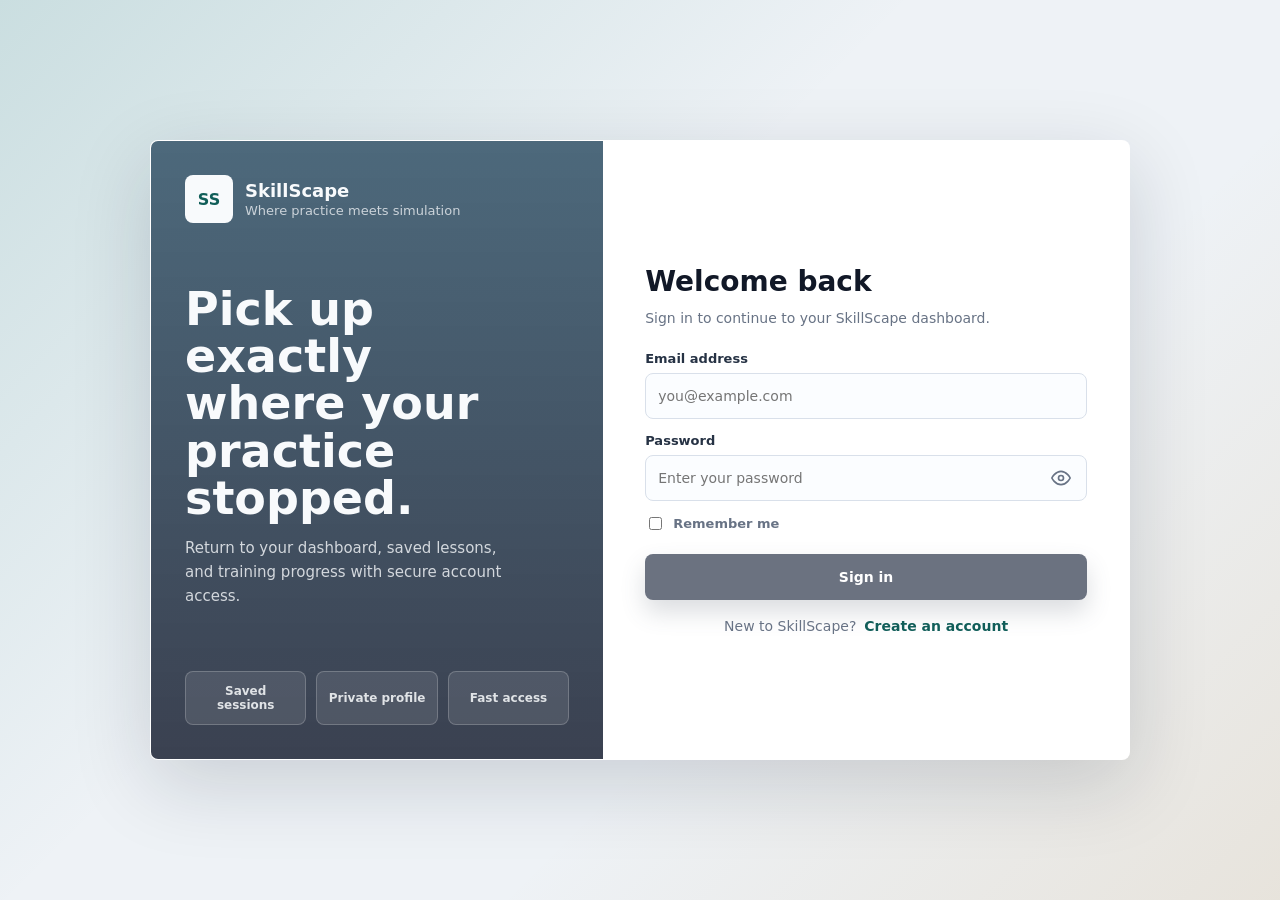
<file: frontend/catalog.html>
<!DOCTYPE html>
<html lang="en">
<head>
  <meta charset="UTF-8" />
  <meta name="viewport" content="width=device-width, initial-scale=1.0" />
  <title>Course Catalog — SkillScape</title>
  <link rel="preconnect" href="https://fonts.googleapis.com" />
  <link rel="preconnect" href="https://fonts.gstatic.com" crossorigin />
  <link href="https://fonts.googleapis.com/css2?family=Inter:wght@400;500;600;700&family=Space+Grotesk:wght@500;600;700&display=swap" rel="stylesheet" />
  <link rel="stylesheet" href="app.css" />
</head>
<body>
  <div class="app-shell">

    <aside class="sidebar" id="sidebar">
      <div class="sidebar-brand">
        <div class="brand-mark">SS</div>
        <div class="brand-copy">
          <strong>SkillScape</strong>
          <span>Where practice meets simulation</span>
        </div>
      </div>
      <nav class="sidebar-nav">
        <div class="nav-section">Learn</div>
        <a class="nav-link" href="dashboard.html">
          <svg viewBox="0 0 24 24" fill="none" stroke="currentColor" stroke-width="2" stroke-linecap="round" stroke-linejoin="round"><rect x="3" y="3" width="7" height="9"/><rect x="14" y="3" width="7" height="5"/><rect x="14" y="12" width="7" height="9"/><rect x="3" y="16" width="7" height="5"/></svg>
          Overview
        </a>
        <a class="nav-link active" href="catalog.html">
          <svg viewBox="0 0 24 24" fill="none" stroke="currentColor" stroke-width="2" stroke-linecap="round" stroke-linejoin="round"><path d="M4 19.5A2.5 2.5 0 0 1 6.5 17H20"/><path d="M6.5 2H20v20H6.5A2.5 2.5 0 0 1 4 19.5v-15A2.5 2.5 0 0 1 6.5 2z"/></svg>
          Courses
        </a>
        <a class="nav-link" href="dashboard.html#skilltree">
          <svg viewBox="0 0 24 24" fill="none" stroke="currentColor" stroke-width="2" stroke-linecap="round" stroke-linejoin="round"><path d="M12 19V5"/><path d="M5 12l7-7 7 7"/><path d="M5 19h14"/></svg>
          Skill Path
        </a>
        <div class="nav-section">Practice</div>
        <a class="nav-link" href="#simulations">
          <svg viewBox="0 0 24 24" fill="none" stroke="currentColor" stroke-width="2" stroke-linecap="round" stroke-linejoin="round"><rect x="2" y="3" width="20" height="14" rx="2"/><path d="M8 21h8M12 17v4"/></svg>
          Simulations
        </a>
        <a class="nav-link" href="dashboard.html#assessment">
          <svg viewBox="0 0 24 24" fill="none" stroke="currentColor" stroke-width="2" stroke-linecap="round" stroke-linejoin="round"><path d="M22 11.08V12a10 10 0 1 1-5.93-9.14"/><polyline points="22 4 12 14.01 9 11.01"/></svg>
          Assessments
        </a>
        <div class="nav-section">Account</div>
        <a class="nav-link" href="certificates.html">
          <svg viewBox="0 0 24 24" fill="none" stroke="currentColor" stroke-width="2" stroke-linecap="round" stroke-linejoin="round"><circle cx="12" cy="8" r="6"/><path d="M15.48 12.52 17 22l-5-3-5 3 1.52-9.48"/></svg>
          Certificates
        </a>
        <a class="nav-link" href="dashboard.html#achievements">
          <svg viewBox="0 0 24 24" fill="none" stroke="currentColor" stroke-width="2" stroke-linecap="round" stroke-linejoin="round"><circle cx="12" cy="8" r="6"/><path d="M15.48 12.52 17 22l-5-3-5 3 1.52-9.48"/></svg>
          Achievements
        </a>
        <a class="nav-link" href="dashboard.html#settings">
          <svg viewBox="0 0 24 24" fill="none" stroke="currentColor" stroke-width="2" stroke-linecap="round" stroke-linejoin="round"><circle cx="12" cy="12" r="3"/><path d="M19.4 15a1.65 1.65 0 0 0 .33 1.82l.06.06a2 2 0 0 1 0 2.83 2 2 0 0 1-2.83 0l-.06-.06a1.65 1.65 0 0 0-1.82-.33 1.65 1.65 0 0 0-1 1.51V21a2 2 0 0 1-2 2 2 2 0 0 1-2-2v-.09A1.65 1.65 0 0 0 9 19.4a1.65 1.65 0 0 0-1.82.33l-.06.06a2 2 0 0 1-2.83 0 2 2 0 0 1 0-2.83l.06-.06a1.65 1.65 0 0 0 .33-1.82 1.65 1.65 0 0 0-1.51-1H3a2 2 0 0 1-2-2 2 2 0 0 1 2-2h.09A1.65 1.65 0 0 0 4.6 9a1.65 1.65 0 0 0-.33-1.82l-.06-.06a2 2 0 0 1 0-2.83 2 2 0 0 1 2.83 0l.06.06a1.65 1.65 0 0 0 1.82.33H9a1.65 1.65 0 0 0 1-1.51V3a2 2 0 0 1 2-2 2 2 0 0 1 2 2v.09a1.65 1.65 0 0 0 1 1.51 1.65 1.65 0 0 0 1.82-.33l.06-.06a2 2 0 0 1 2.83 0 2 2 0 0 1 0 2.83l-.06.06a1.65 1.65 0 0 0-.33 1.82V9a1.65 1.65 0 0 0 1.51 1H21a2 2 0 0 1 2 2 2 2 0 0 1-2 2h-.09a1.65 1.65 0 0 0-1.51 1z"/></svg>
          Settings
        </a>
      </nav>
      <div class="sidebar-footer">
        <div class="sidebar-user">
          <div class="avatar" id="userAvatar">?</div>
          <div class="user-meta">
            <strong id="userName">Loading…</strong>
            <span id="userEmail">—</span>
          </div>
        </div>
      </div>
    </aside>

    <div class="main-area">
      <header class="topbar">
        <div style="display:flex;align-items:center;gap:12px">
          <button class="icon-btn menu-toggle" id="menuToggle" aria-label="Toggle menu">
            <svg viewBox="0 0 24 24" fill="none" stroke="currentColor" stroke-width="2" stroke-linecap="round"><line x1="3" y1="6" x2="21" y2="6"/><line x1="3" y1="12" x2="21" y2="12"/><line x1="3" y1="18" x2="21" y2="18"/></svg>
          </button>
          <span class="topbar-title">Course Catalog</span>
        </div>
        <div class="topbar-actions">
          <button class="icon-btn" id="themeToggle" aria-label="Toggle theme">
            <svg viewBox="0 0 24 24" fill="none" stroke="currentColor" stroke-width="2" stroke-linecap="round" stroke-linejoin="round"><circle cx="12" cy="12" r="5"/><path d="M12 1v2M12 21v2M4.22 4.22l1.42 1.42M18.36 18.36l1.42 1.42M1 12h2M21 12h2M4.22 19.78l1.42-1.42M18.36 5.64l1.42-1.42"/></svg>
          </button>
          <button class="icon-btn" id="notifBtn" aria-label="Notifications">
            <svg viewBox="0 0 24 24" fill="none" stroke="currentColor" stroke-width="2" stroke-linecap="round" stroke-linejoin="round"><path d="M18 8A6 6 0 0 0 6 8c0 7-3 9-3 9h18s-3-2-3-9"/><path d="M13.73 21a2 2 0 0 1-3.46 0"/></svg>
          </button>
          <button class="icon-btn" id="signout" aria-label="Sign out">
            <svg viewBox="0 0 24 24" fill="none" stroke="currentColor" stroke-width="2" stroke-linecap="round" stroke-linejoin="round"><path d="M9 21H5a2 2 0 0 1-2-2V5a2 2 0 0 1 2-2h4"/><polyline points="16 17 21 12 16 7"/><line x1="21" y1="12" x2="9" y2="12"/></svg>
          </button>
        </div>
      </header>

      <main class="content">
        <div class="catalog-hero">
          <h1>Explore the SkillScape catalog</h1>
          <p>Interactive 3D simulations across electrical work, carpentry, culinary arts, AI, plumbing, and robotics. Learn by doing — safely.</p>
        </div>

        <div class="search-bar">
          <input type="text" id="searchInput" class="search-input" placeholder="Search courses… (e.g. wiring, dovetail, oven, model)" />
        </div>

        <div class="cat-filter" id="catFilter">
          <button class="cat-btn active" data-cat="all">All</button>
          <button class="cat-btn" data-cat="electrical">Electrical</button>
          <button class="cat-btn" data-cat="carpentry">Carpentry</button>
          <button class="cat-btn" data-cat="culinary">Culinary</button>
          <button class="cat-btn" data-cat="ai">AI</button>
          <button class="cat-btn" data-cat="plumbing">Plumbing</button>
          <button class="cat-btn" data-cat="robotics">Robotics</button>
        </div>

        <div id="simulations" style="border-top:1px solid var(--border);padding-top:4px">
          <div class="section-row" style="margin-top:22px">
            <h2 id="gridTitle">All courses</h2>
            <span class="badge info" id="resultCount">6 courses</span>
          </div>
          <div class="course-grid" id="courseGrid"></div>
          <div class="empty-state" id="emptyState" style="display:none">
            <svg viewBox="0 0 24 24" fill="none" stroke="currentColor" stroke-width="1.5"><circle cx="11" cy="11" r="8"/><path d="m21 21-4.35-4.35"/></svg>
            <p>No courses match your search. Try different keywords.</p>
          </div>
        </div>
      </main>
    </div>
  </div>

  <div class="toast-wrap" id="toastWrap"></div>

  <script>
    const COURSES = [
      { title: 'Electrical Wiring Fundamentals', cat: 'electrical', level: 'Intermediate', desc: 'Wire outlets, switches, and read schematics safely in a 3D house.', icon: 'bolt', grad: 'gradient-electric', lessons: 12, hours: 8.5, sim: true },
      { title: 'Multimeter Mastery', cat: 'electrical', level: 'Beginner', desc: 'Measure voltage, current, and resistance with confidence.', icon: 'gauge', grad: 'gradient-electric', lessons: 6, hours: 3.2, sim: true },
      { title: 'Circuit Breaker Panel', cat: 'electrical', level: 'Advanced', desc: 'Diagnose and repair a live panel — safely and to code.', icon: 'panel', grad: 'gradient-electric', lessons: 10, hours: 6.8, sim: true },

      { title: 'Cabinet Joinery Basics', cat: 'carpentry', level: 'Beginner', desc: 'Master dovetail and mortise-and-tenon joints in VR woodshop.', icon: 'tool', grad: 'gradient-carpentry', lessons: 12, hours: 9.0, sim: true },
      { title: 'Power Tool Safety', cat: 'carpentry', level: 'Beginner', desc: 'Saw, drill, and sand with professional-grade technique.', icon: 'saw', grad: 'gradient-carpentry', lessons: 5, hours: 2.4, sim: true },
      { title: 'Furniture Finishing', cat: 'carpentry', level: 'Intermediate', desc: 'Sanding, staining, and sealing for a flawless finish.', icon: 'brush', grad: 'gradient-carpentry', lessons: 8, hours: 4.6, sim: true },

      { title: 'Baking Foundations', cat: 'culinary', level: 'Beginner', desc: 'Breads, pastries, and precise temperature control.', icon: 'chef', grad: 'gradient-culinary', lessons: 10, hours: 7.2, sim: true },
      { title: 'Knife Skills Lab', cat: 'culinary', level: 'Beginner', desc: 'Chop, julienne, and chiffonade like a professional.', icon: 'knife', grad: 'gradient-culinary', lessons: 4, hours: 1.9, sim: true },
      { title: 'Bakery Oven Ops', cat: 'culinary', level: 'Intermediate', desc: 'Professional oven handling, scaling, and timing.', icon: 'oven', grad: 'gradient-culinary', lessons: 9, hours: 5.1, sim: true },

      { title: 'Intro to Machine Learning', cat: 'ai', level: 'Beginner', desc: 'Train your first model and understand the AI pipeline.', icon: 'brain', grad: 'gradient-ai', lessons: 9, hours: 6.5, sim: true },
      { title: 'AI Agents & Planning', cat: 'ai', level: 'Advanced', desc: 'Build planning agents that reason about real-world tasks.', icon: 'robot', grad: 'gradient-ai', lessons: 12, hours: 8.9, sim: true },
      { title: 'Prompt Engineering', cat: 'ai', level: 'Beginner', desc: 'Craft effective prompts and evaluate model outputs.', icon: 'chat', grad: 'gradient-ai', lessons: 6, hours: 2.8, sim: true },

      { title: 'Plumbing Pipefitting', cat: 'plumbing', level: 'Intermediate', desc: 'Solder, thread, and fit copper and PEX pipe systems.', icon: 'pipe', grad: 'gradient-plumbing', lessons: 11, hours: 7.9, sim: true },
      { title: 'Fixture Installation', cat: 'plumbing', level: 'Beginner', desc: 'Install faucets, toilets, and drains correctly.', icon: 'faucet', grad: 'gradient-plumbing', lessons: 7, hours: 3.6, sim: true },

      { title: 'Robotics Assembly', cat: 'robotics', level: 'Intermediate', desc: 'Wire servos, sensors, and motor controllers in 3D.', icon: 'gear', grad: 'gradient-robotics', lessons: 10, hours: 6.9, sim: true },
      { title: 'Embedded Control Basics', cat: 'robotics', level: 'Beginner', desc: 'Program microcontrollers to respond to the world.', icon: 'chip', grad: 'gradient-robotics', lessons: 8, hours: 4.4, sim: true },
    ];

    const ICONS = {
      bolt: '<polygon points="13 2 3 14 12 14 11 22 21 10 12 10 13 2"/>',
      gauge: '<path d="M12 15l3.5-3.5"/><path d="M20.3 18a10 10 0 1 0-16.6 0"/><circle cx="12" cy="15" r="1"/>',
      panel: '<rect x="2" y="2" width="20" height="20" rx="2"/><path d="M8 2v20M16 2v20M2 8h20M2 16h20"/>',
      tool: '<path d="M14.7 6.3a1 1 0 0 0 0 1.4l1.6 1.6a1 1 0 0 0 1.4 0l3.77-3.77a6 6 0 0 1-7.94 7.94l-6.91 6.91a2.12 2.12 0 0 1-3-3l6.91-6.91a6 6 0 0 1 7.94-7.94l-3.76 3.76z"/>',
      saw: '<circle cx="6" cy="6" r="3"/><path d="M8.12 8.12 12 12M20 4l-5.5 13-3.5-2-2 4-2-3"/>',
      brush: '<path d="m9.06 11.9 8.07-8.06a2.85 2.85 0 1 1 4.03 4.03l-8.06 8.08"/><path d="M7.07 14.94c-1.66 0-3 1.35-3 3.02 0 1.33-2.5 1.52-2 2.02 1.08 1.1 2.49 2.02 4 2.02 2.2 0 4-1.8 4-4.04a3.01 3.01 0 0 0-3-3.02z"/>',
      chef: '<path d="M6 13.87A4 4 0 0 1 7.41 6a5.11 5.11 0 0 1 1.05-1.54 5 5 0 0 1 7.08 0A5.11 5.11 0 0 1 16.59 6 4 4 0 0 1 18 13.87V21H6z"/><line x1="6" y1="17" x2="18" y2="17"/>',
      knife: '<path d="m5 11 11-11 7 7-11 11-4-4z"/><path d="M8 16.5 5 19.5a2 2 0 0 1-3 0H2l7-7"/>',
      oven: '<path d="M2 12h20"/><path d="M2 12v6a2 2 0 0 0 2 2h16a2 2 0 0 0 2-2v-6"/><path d="M5 5h14a1 1 0 0 1 1 1v2a3 3 0 0 1-3 3H7a3 3 0 0 1-3-3V6a1 1 0 0 1 1-1z"/><circle cx="9" cy="17" r="1"/><circle cx="15" cy="17" r="1"/>',
      brain: '<circle cx="5" cy="5" r="2"/><circle cx="19" cy="6" r="2"/><circle cx="5" cy="18" r="2"/><circle cx="19" cy="18" r="2"/><path d="M7 11h10M7 13l7 4M17 11l-7 4M7 13a4 4 0 0 1 0-2M17 13a4 4 0 0 1 0-2"/>',
      robot: '<rect x="4" y="8" width="16" height="10" rx="2"/><path d="M12 8V4"/><circle cx="12" cy="3" r="1"/><circle cx="9" cy="13" r="1"/><circle cx="15" cy="13" r="1"/><path d="M2 12v3M22 12v3"/>',
      chat: '<path d="M21 15a2 2 0 0 1-2 2H7l-4 4V5a2 2 0 0 1 2-2h14a2 2 0 0 1 2 2z"/>',
      pipe: '<path d="M4 14a8 8 0 0 1 16 0"/><path d="M12 22a4 4 0 1 0 0-8 4 4 0 0 0 0 8z"/><path d="M4 14h16"/>',
      faucet: '<path d="M14 4h6v6"/><path d="m4 18 10-10"/><path d="M18 20v-6"/><path d="M18 14a2 2 0 1 1 4 0c0 2-2 3-2 3"/>',
      gear: '<circle cx="12" cy="12" r="3"/><path d="M19.4 15a1.65 1.65 0 0 0 .33 1.82l.06.06a2 2 0 0 1 0 2.83 2 2 0 0 1-2.83 0l-.06-.06a1.65 1.65 0 0 0-1.82-.33 1.65 1.65 0 0 0-1 1.51V21a2 2 0 0 1-2 2 2 2 0 0 1-2-2v-.09A1.65 1.65 0 0 0 9 19.4a1.65 1.65 0 0 0-1.82.33l-.06.06a2 2 0 0 1-2.83 0 2 2 0 0 1 0-2.83l.06-.06a1.65 1.65 0 0 0 .33-1.82 1.65 1.65 0 0 0-1.51-1H3a2 2 0 0 1-2-2 2 2 0 0 1 2-2h.09A1.65 1.65 0 0 0 4.6 9a1.65 1.65 0 0 0-.33-1.82l-.06-.06a2 2 0 0 1 0-2.83 2 2 0 0 1 2.83 0l.06.06a1.65 1.65 0 0 0 1.82.33H9a1.65 1.65 0 0 0 1-1.51V3a2 2 0 0 1 2-2 2 2 0 0 1 2 2v.09a1.65 1.65 0 0 0 1 1.51 1.65 1.65 0 0 0 1.82-.33l.06-.06a2 2 0 0 1 2.83 0 2 2 0 0 1 0 2.83l-.06.06a1.65 1.65 0 0 0-.33 1.82V9a1.65 1.65 0 0 0 1.51 1H21a2 2 0 0 1 2 2 2 2 0 0 1-2 2h-.09a1.65 1.65 0 0 0-1.51 1z"/>',
      chip: '<rect x="5" y="5" width="14" height="14" rx="1"/><rect x="9" y="9" width="6" height="6"/><path d="M2 10h2M2 14h2M20 10h2M20 14h2M10 2v2M14 2v2M10 20v2M14 20v2"/>',
    };

    const grid = document.getElementById('courseGrid');
    const empty = document.getElementById('emptyState');
    const title = document.getElementById('gridTitle');
    const count = document.getElementById('resultCount');
    const search = document.getElementById('searchInput');
    const catBtns = document.querySelectorAll('.cat-btn');
    const BACKEND = 'http://127.0.0.1:8084';

    // map static courses to backend project ids (seed order = insert order)
    COURSES.forEach((c, i) => { c.id = i + 1; });

    let activeCat = 'all';
    let query = '';

    function cardHtml(c) {
      return `
      <div class="course-card" data-cat="${c.cat}" data-title="${c.title.toLowerCase()}" data-desc="${c.desc.toLowerCase()}" data-id="${c.id}">
        <div class="course-card-inner">
          <div class="course-thumb ${c.grad}">
            <span class="course-level">${c.level}</span>
            ${c.sim ? '<span class="course-launch" title="Launch interactive simulation">▶ 3D</span>' : '<span class="course-progress-ring">Soon</span>'}
            <div class="course-icon"><svg viewBox="0 0 24 24" fill="none" stroke="currentColor" stroke-width="1.4" stroke-linecap="round" stroke-linejoin="round">${ICONS[c.icon]}</svg></div>
          </div>
          <div class="course-body">
            <h4>${c.title}</h4>
            <p>${c.desc}</p>
            <div class="course-meta">
              <span><span class="dot online"></span>${c.lessons} lessons</span>
              <span>${c.hours}h · ${c.cat}</span>
            </div>
          </div>
        </div>
      </div>`;
    }

    function render() {
      const q = query.trim().toLowerCase();
      const filtered = COURSES.filter((c) => {
        const catOk = activeCat === 'all' || c.cat === activeCat;
        const qOk = !q || c.title.toLowerCase().includes(q) || c.desc.toLowerCase().includes(q) || c.cat.includes(q);
        return catOk && qOk;
      });
      grid.innerHTML = filtered.map(cardHtml).join('');
      empty.style.display = filtered.length ? 'none' : 'block';
      count.textContent = `${filtered.length} ${filtered.length === 1 ? 'course' : 'courses'}`;
      title.textContent = q || activeCat !== 'all'
        ? `${activeCat === 'all' ? 'Search results' : activeCat[0].toUpperCase() + activeCat.slice(1)} courses`
        : 'All courses';
    }

    search.addEventListener('input', () => { query = search.value; render(); });
    catBtns.forEach((btn) => btn.addEventListener('click', () => {
      catBtns.forEach((b) => b.classList.remove('active'));
      btn.classList.add('active');
      activeCat = btn.dataset.cat;
      render();
    }));

    grid.addEventListener('click', async (e) => {
      const card = e.target.closest('.course-card');
      if (!card) return;
      const id = card.dataset.id;
      const title = card.dataset.title;
      const isSimCourse = COURSES.some((c) => c.id === Number(id) && c.sim);
      if (!isSimCourse) return;

      // Try to enroll (auth-optional in demo: enroll if a token exists)
      const token = localStorage.getItem('skillscape-token');
      if (token) {
        try {
          await fetch(`${BACKEND}/projects/${id}/enroll`, {
            method: 'POST',
            headers: { Authorization: `Bearer ${token}` },
          });
        } catch (err) { /* backend offline — launch anyway */ }
      }
      const simCat = COURSES.find((c) => c.id === Number(id))?.cat || 'electrical';
      const q = [];
      if (simCat !== 'electrical') q.push(`type=${simCat}`);
      q.push(`course=${encodeURIComponent(title)}`);
      q.push(`project=${id}`);
      const page = simCat === 'electrical' ? 'simulation.html' : 'workshop.html';
      window.location.href = `${page}?${q.join('&')}`;
    });

    // Handle assessment result from simulation
    const params = new URLSearchParams(window.location.search);
    const result = params.get('result');
    if (result) {
      try {
        const r = JSON.parse(result);
        const wrap = document.getElementById('toastWrap');
        if (wrap) {
          const toast = document.createElement('div');
          toast.className = 'toast success';
          toast.textContent = `Simulation complete — score ${r.score}, grade ${r.grade}.`;
          wrap.appendChild(toast);
          setTimeout(() => toast.remove(), 5000);
        }
        history.replaceState({}, '', 'catalog.html');
      } catch (e) {}
    }

    render();
  </script>
  <script src="app.js"></script>
</body>
</html>
</file>
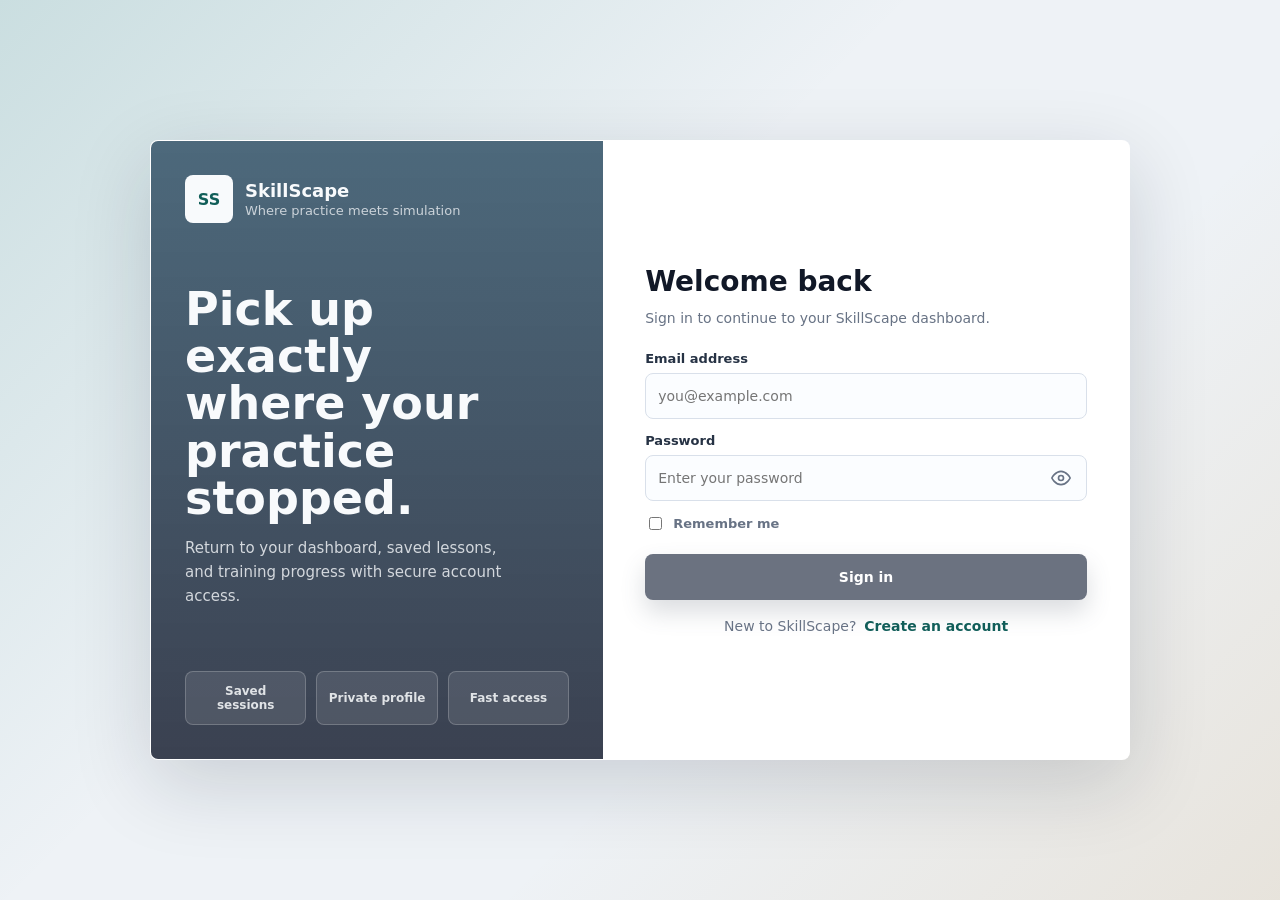
<file: frontend/certificates.html>
<!DOCTYPE html>
<html lang="en">
<head>
  <meta charset="UTF-8" />
  <meta name="viewport" content="width=device-width, initial-scale=1.0" />
  <title>Certificates — SkillScape</title>
  <link rel="preconnect" href="https://fonts.googleapis.com" />
  <link rel="preconnect" href="https://fonts.gstatic.com" crossorigin />
  <link href="https://fonts.googleapis.com/css2?family=Inter:wght@400;500;600;700&family=Space+Grotesk:wght@500;600;700&family=Playfair+Display:wght@600&display=swap" rel="stylesheet" />
  <link rel="stylesheet" href="app.css" />
  <style>
    .cert-grid { display: grid; grid-template-columns: repeat(auto-fill, minmax(380px, 1fr)); gap: 24px; }
    .cert {
      background: #fff; border: 1px solid var(--border); border-radius: var(--radius-lg);
      overflow: hidden; box-shadow: var(--shadow-sm); position: relative;
      transition: transform 0.2s ease, box-shadow 0.2s ease;
      perspective: 1000px;
    }
    .cert:hover { transform: translateY(-4px); box-shadow: var(--shadow-lg); }
    .cert-inner { padding: 28px; transform-style: preserve-3d; }
    .cert::before {
      content: ''; position: absolute; inset: 0;
      padding: 18px; border-radius: var(--radius-lg);
      background: linear-gradient(135deg, rgba(15,118,110,0.5), rgba(6,182,212,0.5));
      -webkit-mask: linear-gradient(#fff 0 0) content-box, linear-gradient(#fff 0 0);
      -webkit-mask-composite: xor; mask-composite: exclude;
      pointer-events: none;
    }
    .cert-icon { width: 56px; height: 56px; border-radius: 50%; background: linear-gradient(135deg, var(--primary), var(--cyan)); display: grid; place-items: center; color: #fff; margin-bottom: 14px; box-shadow: var(--shadow-brand); }
    .cert-icon svg { width: 30px; height: 30px; }
    .cert h2 { font-size: 1.25rem; margin-bottom: 4px; }
    .cert .cert-meta { font-family: 'Playfair Display', serif; font-size: 1rem; color: var(--text-muted); margin-bottom: 14px; }
    .cert .awarded { font-size: 0.75rem; color: var(--text-muted); margin-bottom: 18px; }
    .cert .awarded strong { color: var(--text); font-weight: 700; }
    .cert-footer { display: flex; justify-content: space-between; align-items: center; border-top: 1px solid var(--border); padding-top: 14px; }
    .cert-footer .seal { font-family: var(--font-display); font-size: 0.68rem; letter-spacing: 0.08em; color: var(--primary); text-transform: uppercase; display: flex; align-items: center; gap: 6px; }
    .cert-footer .verify { font-size: 0.7rem; color: var(--text-muted); }
    body[data-theme="dark"] .cert { background: var(--bg-card); }
    body[data-theme="dark"] .cert .awarded strong { color: var(--text); }
    .cert-actions { display: flex; gap: 10px; margin-top: 12px; }
  </style>
</head>
<body>
  <div class="app-shell">
    <aside class="sidebar" id="sidebar">
      <div class="sidebar-brand">
        <div class="brand-mark">SS</div>
        <div class="brand-copy">
          <strong>SkillScape</strong>
          <span>Where practice meets simulation</span>
        </div>
      </div>
      <nav class="sidebar-nav">
        <div class="nav-section">Learn</div>
        <a class="nav-link" href="dashboard.html">
          <svg viewBox="0 0 24 24" fill="none" stroke="currentColor" stroke-width="2"><rect x="3" y="3" width="7" height="9"/><rect x="14" y="3" width="7" height="5"/><rect x="14" y="12" width="7" height="9"/><rect x="3" y="16" width="7" height="5"/></svg>
          Overview
        </a>
        <a class="nav-link" href="catalog.html">
          <svg viewBox="0 0 24 24" fill="none" stroke="currentColor" stroke-width="2"><path d="M4 19.5A2.5 2.5 0 0 1 6.5 17H20"/><path d="M6.5 2H20v20H6.5A2.5 2.5 0 0 1 4 19.5v-15A2.5 2.5 0 0 1 6.5 2z"/></svg>
          Courses
        </a>
        <a class="nav-link" href="skillpath.html">
          <svg viewBox="0 0 24 24" fill="none" stroke="currentColor" stroke-width="2"><path d="M12 19V5"/><path d="M5 12l7-7 7 7"/><path d="M5 19h14"/></svg>
          Skill Path
        </a>
        <div class="nav-section">Practice</div>
        <a class="nav-link" href="simulation.html">
          <svg viewBox="0 0 24 24" fill="none" stroke="currentColor" stroke-width="2"><rect x="2" y="3" width="20" height="14" rx="2"/><path d="M8 21h8M12 17v4"/></svg>
          Simulations
        </a>
        <a class="nav-link" href="dashboard.html#assessment">
          <svg viewBox="0 0 24 24" fill="none" stroke="currentColor" stroke-width="2"><path d="M22 11.08V12a10 10 0 1 1-5.93-9.14"/><polyline points="22 4 12 14.01 9 11.01"/></svg>
          Assessments
        </a>
        <div class="nav-section">Account</div>
        <a class="nav-link active" href="certificates.html">
          <svg viewBox="0 0 24 24" fill="none" stroke="currentColor" stroke-width="2"><circle cx="12" cy="8" r="6"/><path d="M15.48 12.52 17 22l-5-3-5 3 1.52-9.48"/></svg>
          Certificates
        </a>
        <a class="nav-link" href="dashboard.html#settings">
          <svg viewBox="0 0 24 24" fill="none" stroke="currentColor" stroke-width="2"><circle cx="12" cy="12" r="3"/><path d="M19.4 15a1.65 1.65 0 0 0 .33 1.82l.06.06a2 2 0 0 1 0 2.83 2 2 0 0 1-2.83 0l-.06-.06a1.65 1.65 0 0 0-1.82-.33 1.65 1.65 0 0 0-1 1.51V21a2 2 0 0 1-2 2 2 2 0 0 1-2-2v-.09A1.65 1.65 0 0 0 9 19.4a1.65 1.65 0 0 0-1.82.33l-.06.06a2 2 0 0 1-2.83 0 2 2 0 0 1 0-2.83l.06-.06a1.65 1.65 0 0 0 .33-1.82 1.65 1.65 0 0 0-1.51-1H3a2 2 0 0 1-2-2 2 2 0 0 1 2-2h.09A1.65 1.65 0 0 0 4.6 9a1.65 1.65 0 0 0-.33-1.82l-.06-.06a2 2 0 0 1 0-2.83 2 2 0 0 1 2.83 0l.06.06a1.65 1.65 0 0 0 1.82.33H9a1.65 1.65 0 0 0 1-1.51V3a2 2 0 0 1 2-2 2 2 0 0 1 2 2v.09a1.65 1.65 0 0 0 1 1.51 1.65 1.65 0 0 0 1.82-.33l.06-.06a2 2 0 0 1 2.83 0 2 2 0 0 1 0 2.83l-.06.06a1.65 1.65 0 0 0-.33 1.82V9a1.65 1.65 0 0 0 1.51 1H21a2 2 0 0 1 2 2 2 2 0 0 1-2 2h-.09a1.65 1.65 0 0 0-1.51 1z"/></svg>
          Settings
        </a>
      </nav>
      <div class="sidebar-footer">
        <div class="sidebar-user">
          <div class="avatar" id="userAvatar">?</div>
          <div class="user-meta">
            <strong id="userName">Loading…</strong>
            <span id="userEmail">—</span>
          </div>
        </div>
      </div>
    </aside>

    <div class="main-area">
      <header class="topbar">
        <div style="display:flex;align-items:center;gap:12px">
          <button class="icon-btn menu-toggle" id="menuToggle" aria-label="Toggle menu">
            <svg viewBox="0 0 24 24" fill="none" stroke="currentColor" stroke-width="2"><line x1="3" y1="6" x2="21" y2="6"/><line x1="3" y1="12" x2="21" y2="12"/><line x1="3" y1="18" x2="21" y2="18"/></svg>
          </button>
          <span class="topbar-title">Certificates</span>
        </div>
        <div class="topbar-actions">
          <button class="icon-btn" id="themeToggle" aria-label="Toggle theme">
            <svg viewBox="0 0 24 24" fill="none" stroke="currentColor" stroke-width="2" stroke-linecap="round" stroke-linejoin="round"><circle cx="12" cy="12" r="5"/><path d="M12 1v2M12 21v2M4.22 4.22l1.42 1.42M18.36 18.36l1.42 1.42M1 12h2M21 12h2M4.22 19.78l1.42-1.42M18.36 5.64l1.42-1.42"/></svg>
          </button>
          <button class="icon-btn" id="notifBtn" aria-label="Notifications">
            <svg viewBox="0 0 24 24" fill="none" stroke="currentColor" stroke-width="2"><path d="M18 8A6 6 0 0 0 6 8c0 7-3 9-3 9h18s-3-2-3-9"/><path d="M13.73 21a2 2 0 0 1-3.46 0"/></svg>
          </button>
          <button class="icon-btn" id="signout" aria-label="Sign out">
            <svg viewBox="0 0 24 24" fill="none" stroke="currentColor" stroke-width="2"><path d="M9 21H5a2 2 0 0 1-2-2V5a2 2 0 0 1 2-2h4"/><polyline points="16 17 21 12 16 7"/><line x1="21" y1="12" x2="9" y2="12"/></svg>
          </button>
        </div>
      </header>

      <main class="content">
        <div class="section-row">
          <div>
            <h2>Your certificates</h2>
            <p style="color:var(--text-muted);font-size:0.9rem">Verified achievements from completed simulations and assessments.</p>
          </div>
        </div>
        <div class="cert-grid" id="certGrid"></div>
      </main>
    </div>
  </div>

  <div class="toast-wrap" id="toastWrap"></div>

  <script>
    const BACKEND = 'http://127.0.0.1:8084';
    const grid = document.getElementById('certGrid');
    const user = (function(){ try { return JSON.parse(localStorage.getItem('skillscape-user')||'null'); } catch(e){ return null; } })();
    const fullName = (user && (user.name || user.email)) || 'SkillScape Learner';

    function certHtml(e) {
      const p = e.project || {};
      const title = p.title || ('SkillScape course #' + e.project_id);
      const score = e.score ?? 'Pass';
      const meta = `Practical simulation · Score ${typeof score === 'number' ? score + '%' : score}`;
      let date = 'Recently completed';
      if (e.completed_at) {
        const d = new Date(e.completed_at.includes('Z') ? e.completed_at : e.completed_at + 'Z');
        date = d.toLocaleDateString(undefined, { month: 'long', year: 'numeric' });
      }
      const icon = p.icon === 'bolt' ? '⚡' : p.icon === 'brain' ? '🧠' : p.category === 'culinary' ? '🍳' : p.category === 'carpentry' ? '🪚' : p.category === 'plumbing' ? '🔧' : p.category === 'robotics' ? '🤖' : '🎓';
      const code = ('SS-' + String(p.category || 'skill').replace(/[^a-z0-9]+/gi,'-').slice(0,12) + '-' + Math.random().toString(36).slice(2,8)).toUpperCase();
      return `
      <div class="cert">
        <div class="cert-inner">
          <div class="cert-icon">${icon}</div>
          <h2>${title}</h2>
          <div class="cert-meta">${meta}</div>
          <div class="awarded">This certifies that <strong>${fullName}</strong> completed this SkillScape course and demonstrated the required competencies on ${date}.</div>
          <div class="cert-footer">
            <span class="seal">◉ Certified SkillScape</span>
            <span class="verify">ID: ${code}</span>
          </div>
          <div class="cert-actions">
            <button class="btn primary" data-title="${title}">Share</button>
            <button class="btn secondary" data-title="${title}">View details</button>
          </div>
        </div>
      </div>`;
    }

    function renderEmpty() {
      grid.innerHTML = `
        <div class="card" style="grid-column:1/-1;padding:40px;text-align:center;color:var(--text-muted)">
          <div style="font-size:2rem;margin-bottom:8px">🎖️</div>
          <strong style="display:block;color:var(--text);margin-bottom:4px">No certificates yet</strong>
          Complete a simulation with a passing score to earn your first certificate.
          <div style="margin-top:16px"><a class="btn primary" href="catalog.html">Browse courses</a></div>
        </div>`;
    }

    const token = localStorage.getItem('skillscape-token');
    if (!token) {
      renderEmpty();
    } else {
      fetch(`${BACKEND}/projects/enrollments/me`, {
        headers: { Authorization: `Bearer ${token}` },
      })
        .then((r) => (r.ok ? r.json() : Promise.reject(r)))
        .then((enrollments) => {
          const done = enrollments.filter((e) => e.status === 'completed' && (e.project || {}).is_simulation !== false);
          if (!done.length) { renderEmpty(); return; }
          grid.innerHTML = done.map(certHtml).join('');
        })
        .catch(() => renderEmpty());
    }

    grid.addEventListener('click', (e) => {
      const btn = e.target.closest('button[data-title]');
      if (!btn) return;
      const wrap = document.getElementById('toastWrap');
      if (wrap) {
        const toast = document.createElement('div');
        toast.className = 'toast success';
        toast.textContent = btn.textContent === 'Share'
          ? `Certificate link copied for "${btn.dataset.title}".`
          : `Opening details for "${btn.dataset.title}"…`;
        wrap.appendChild(toast);
        setTimeout(() => toast.remove(), 4000);
      }
      if (btn.textContent === 'Share') {
        const title = btn.dataset.title;
        try { navigator.clipboard.writeText(`${location.origin}/certificates.html?cert=${encodeURIComponent(title)}`); } catch (err) {}
      }
    });
  </script>
  <script src="app.js"></script>
</body>
</html>
</file>
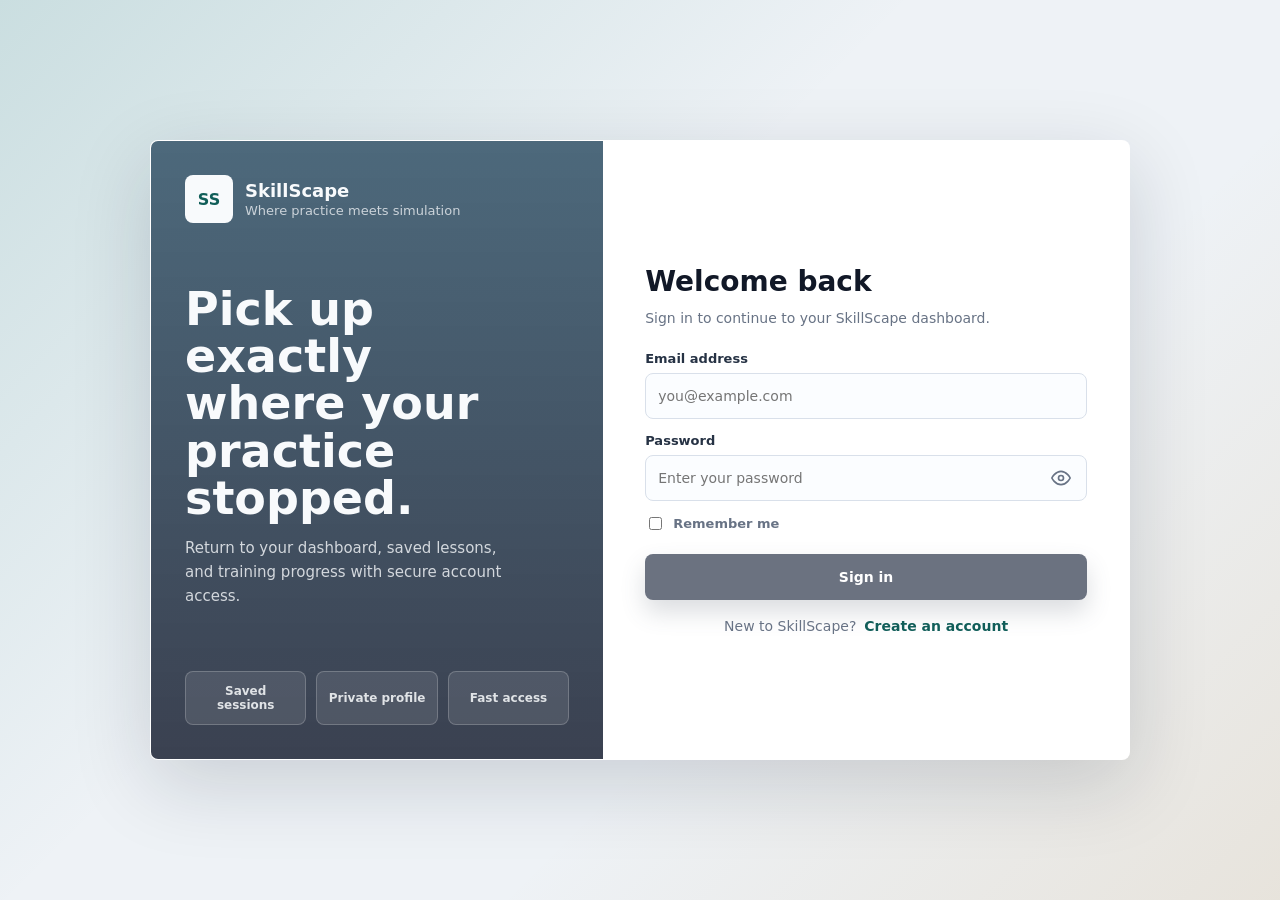
<file: frontend/signin.html>
<!DOCTYPE html>
<html lang="en">
<head>
  <meta charset="UTF-8" />
  <meta name="viewport" content="width=device-width, initial-scale=1.0" />
  <title>Sign In - SkillScape</title>
  <link rel="stylesheet" href="auth.css" />
</head>
<body class="auth-page" data-auth="signin">
  <div class="auth-shell">
    <main class="auth-card">
      <aside class="auth-visual" aria-hidden="true">
        <div class="brand-row">
          <div class="brand-mark">SS</div>
          <div class="brand-copy">
            <strong>SkillScape</strong>
            <span>Where practice meets simulation</span>
          </div>
        </div>

        <div class="visual-copy">
          <h1>Pick up exactly where your practice stopped.</h1>
          <p>Return to your dashboard, saved lessons, and training progress with secure account access.</p>
        </div>

        <div class="trust-strip">
          <span>Saved sessions</span>
          <span>Private profile</span>
          <span>Fast access</span>
        </div>
      </aside>

      <section class="auth-panel">
        <div class="mobile-brand">
          <div class="brand-mark">SS</div>
          <div class="brand-copy">
            <strong>SkillScape</strong>
            <span>Where practice meets simulation</span>
          </div>
        </div>

        <header>
          <h2 class="auth-title">Welcome back</h2>
          <p class="auth-sub">Sign in to continue to your SkillScape dashboard.</p>
        </header>

        <div id="status-message" class="status-message" role="status" aria-live="polite"></div>

        <form id="auth-form" class="auth-form">
          <div class="form-row">
            <label for="email">Email address</label>
            <input type="email" id="email" name="email" placeholder="you@example.com" autocomplete="email" required />
          </div>

          <div class="form-row password-group">
            <label for="password">Password</label>
            <div class="password-input-wrapper">
              <input type="password" id="password" name="password" placeholder="Enter your password" autocomplete="current-password" required />
              <button type="button" class="password-toggle" aria-label="Toggle password visibility" data-visible="false">
                <svg class="eye-icon eye-open" width="20" height="20" viewBox="0 0 24 24" fill="none" stroke="currentColor" stroke-width="2" stroke-linecap="round" stroke-linejoin="round" aria-hidden="true">
                  <path d="M1 12s4-8 11-8 11 8 11 8-4 8-11 8-11-8-11-8z"/>
                  <circle cx="12" cy="12" r="3"/>
                </svg>
                <svg class="eye-icon eye-closed" width="20" height="20" viewBox="0 0 24 24" fill="none" stroke="currentColor" stroke-width="2" stroke-linecap="round" stroke-linejoin="round" aria-hidden="true" style="display:none;">
                  <path d="M17.94 17.94A10.07 10.07 0 0 1 12 20c-7 0-11-8-11-8a18.45 18.45 0 0 1 5.06-5.94M9.9 4.24A9.12 9.12 0 0 1 12 4c7 0 11 8 11 8a18.5 18.5 0 0 1-2.16 3.19m-6.72-1.07a3 3 0 1 1-4.24-4.24"/>
                  <line x1="1" y1="1" x2="23" y2="23"/>
                </svg>
              </button>
            </div>
          </div>

          <div class="form-meta">
            <label class="remember-row">
              <input type="checkbox" id="remember" name="remember" />
              <span>Remember me</span>
            </label>
          </div>

          <button type="submit" class="btn primary auth-submit">Sign in</button>
        </form>

        <div class="footnote">
          <span>New to SkillScape?</span>
          <a href="signup.html">Create an account</a>
        </div>
      </section>
    </main>
  </div>

  <script src="auth.js"></script>
</body>
</html>
</file>
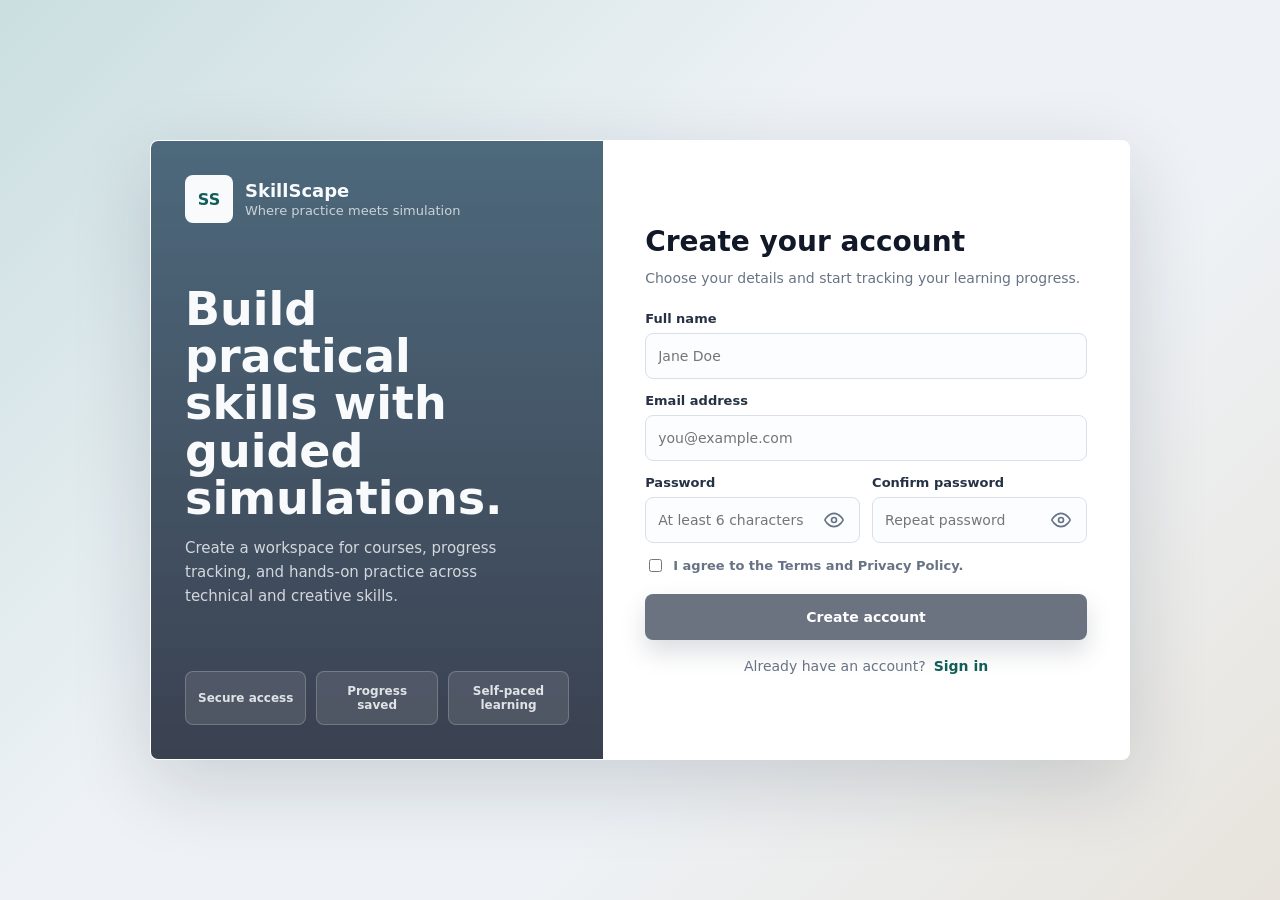
<file: frontend/signup.html>
<!DOCTYPE html>
<html lang="en">
<head>
  <meta charset="UTF-8" />
  <meta name="viewport" content="width=device-width, initial-scale=1.0" />
  <title>Sign Up - SkillScape</title>
  <link rel="stylesheet" href="auth.css" />
</head>
<body class="auth-page" data-auth="signup">
  <div class="auth-shell">
    <main class="auth-card">
      <aside class="auth-visual" aria-hidden="true">
        <div class="brand-row">
          <div class="brand-mark">SS</div>
          <div class="brand-copy">
            <strong>SkillScape</strong>
            <span>Where practice meets simulation</span>
          </div>
        </div>

        <div class="visual-copy">
          <h1>Build practical skills with guided simulations.</h1>
          <p>Create a workspace for courses, progress tracking, and hands-on practice across technical and creative skills.</p>
        </div>

        <div class="trust-strip">
          <span>Secure access</span>
          <span>Progress saved</span>
          <span>Self-paced learning</span>
        </div>
      </aside>

      <section class="auth-panel">
        <div class="mobile-brand">
          <div class="brand-mark">SS</div>
          <div class="brand-copy">
            <strong>SkillScape</strong>
            <span>Where practice meets simulation</span>
          </div>
        </div>

        <header>
          <h2 class="auth-title">Create your account</h2>
          <p class="auth-sub">Choose your details and start tracking your learning progress.</p>
        </header>

        <div id="status-message" class="status-message" role="status" aria-live="polite"></div>

        <form id="auth-form" class="auth-form">
          <div class="form-row">
            <label for="name">Full name</label>
            <input type="text" id="name" name="name" placeholder="Jane Doe" autocomplete="name" required />
          </div>

          <div class="form-row">
            <label for="email">Email address</label>
            <input type="email" id="email" name="email" placeholder="you@example.com" autocomplete="email" required />
          </div>

          <div class="form-row split">
            <div class="password-group">
              <label for="password">Password</label>
              <div class="password-input-wrapper">
                <input type="password" id="password" name="password" placeholder="At least 6 characters" autocomplete="new-password" required />
                <button type="button" class="password-toggle" aria-label="Toggle password visibility" data-visible="false">
                  <svg class="eye-icon eye-open" width="20" height="20" viewBox="0 0 24 24" fill="none" stroke="currentColor" stroke-width="2" stroke-linecap="round" stroke-linejoin="round" aria-hidden="true">
                    <path d="M1 12s4-8 11-8 11 8 11 8-4 8-11 8-11-8-11-8z"/>
                    <circle cx="12" cy="12" r="3"/>
                  </svg>
                  <svg class="eye-icon eye-closed" width="20" height="20" viewBox="0 0 24 24" fill="none" stroke="currentColor" stroke-width="2" stroke-linecap="round" stroke-linejoin="round" aria-hidden="true" style="display:none;">
                    <path d="M17.94 17.94A10.07 10.07 0 0 1 12 20c-7 0-11-8-11-8a18.45 18.45 0 0 1 5.06-5.94M9.9 4.24A9.12 9.12 0 0 1 12 4c7 0 11 8 11 8a18.5 18.5 0 0 1-2.16 3.19m-6.72-1.07a3 3 0 1 1-4.24-4.24"/>
                    <line x1="1" y1="1" x2="23" y2="23"/>
                  </svg>
                </button>
              </div>
            </div>
            <div class="password-group">
              <label for="confirm-password">Confirm password</label>
              <div class="password-input-wrapper">
                <input type="password" id="confirm-password" name="confirm_password" placeholder="Repeat password" autocomplete="new-password" required />
                <button type="button" class="password-toggle" aria-label="Toggle password visibility" data-visible="false">
                  <svg class="eye-icon eye-open" width="20" height="20" viewBox="0 0 24 24" fill="none" stroke="currentColor" stroke-width="2" stroke-linecap="round" stroke-linejoin="round" aria-hidden="true">
                    <path d="M1 12s4-8 11-8 11 8 11 8-4 8-11 8-11-8-11-8z"/>
                    <circle cx="12" cy="12" r="3"/>
                  </svg>
                  <svg class="eye-icon eye-closed" width="20" height="20" viewBox="0 0 24 24" fill="none" stroke="currentColor" stroke-width="2" stroke-linecap="round" stroke-linejoin="round" aria-hidden="true" style="display:none;">
                    <path d="M17.94 17.94A10.07 10.07 0 0 1 12 20c-7 0-11-8-11-8a18.45 18.45 0 0 1 5.06-5.94M9.9 4.24A9.12 9.12 0 0 1 12 4c7 0 11 8 11 8a18.5 18.5 0 0 1-2.16 3.19m-6.72-1.07a3 3 0 1 1-4.24-4.24"/>
                    <line x1="1" y1="1" x2="23" y2="23"/>
                  </svg>
                </button>
              </div>
            </div>
          </div>

          <div class="form-row">
            <label class="check-row">
              <input type="checkbox" id="terms" name="terms" required />
              <span>I agree to the Terms and Privacy Policy.</span>
            </label>
          </div>

          <button type="submit" class="btn primary auth-submit">Create account</button>
        </form>

        <div class="footnote">
          <span>Already have an account?</span>
          <a href="signin.html">Sign in</a>
        </div>
      </section>
    </main>
  </div>

  <script src="auth.js"></script>
</body>
</html>
</file>
<file: frontend/app.css>
/* ============================================================
   SkillScape App Design System
   Formal professional UI + interactive 3D-ready components
   ============================================================ */

:root {
  /* Brand */
  --primary: #0f766e;
  --primary-dark: #0b5d57;
  --primary-light: #14b8a6;
  --indigo: #6366f1;
  --cyan: #06b6d4;
  --gold: #d97706;

  /* Neutrals */
  --bg: #f6f7fb;
  --bg-card: #ffffff;
  --bg-sidebar: #0f172a;
  --bg-sidebar-hover: #1e293b;
  --text: #0f172a;
  --text-muted: #64748b;
  --text-inverse: #e2e8f0;
  --border: #e2e8f0;
  --border-strong: #cbd5e1;

  /* Status */
  --success: #16a34a;
  --warning: #f59e0b;
  --error: #dc2626;
  --info: #0284c7;

  /* Radius */
  --radius-sm: 8px;
  --radius: 12px;
  --radius-lg: 16px;
  --radius-xl: 24px;

  /* Effects */
  --shadow-sm: 0 1px 2px rgba(15, 23, 42, 0.06), 0 1px 3px rgba(15, 23, 42, 0.08);
  --shadow: 0 4px 12px rgba(15, 23, 42, 0.08);
  --shadow-lg: 0 12px 32px rgba(15, 23, 42, 0.12);
  --shadow-brand: 0 10px 30px rgba(15, 118, 110, 0.25);

  /* Fonts */
  --font-display: 'Space Grotesk', 'Inter', sans-serif;
  --font-body: 'Inter', sans-serif;

  /* Layout */
  --sidebar-width: 264px;
  --topbar-height: 68px;
}

* { box-sizing: border-box; margin: 0; padding: 0; }

html { scroll-behavior: smooth; }

body {
  font-family: var(--font-body);
  background: var(--bg);
  color: var(--text);
  line-height: 1.6;
  -webkit-font-smoothing: antialiased;
  transition: background 0.25s ease, color 0.25s ease;
}

body[data-theme="dark"] {
  --bg: #0f172a;
  --bg-card: #1e293b;
  --bg-sidebar: #020617;
  --bg-sidebar-hover: #1e293b;
  --text: #e2e8f0;
  --text-muted: #94a3b8;
  --text-inverse: #e2e8f0;
  --border: #334155;
  --border-strong: #475569;
  --shadow-sm: 0 1px 2px rgba(0, 0, 0, 0.4), 0 1px 3px rgba(0, 0, 0, 0.5);
  --shadow: 0 4px 12px rgba(0, 0, 0, 0.4);
  --shadow-lg: 0 12px 32px rgba(0, 0, 0, 0.5);
}

body[data-theme="dark"] .topbar {
  background: rgba(15, 23, 42, 0.85);
  border-color: var(--border);
}

body[data-theme="dark"] .icon-btn {
  background: var(--bg-card);
  border-color: var(--border);
  color: var(--text-muted);
}

body[data-theme="dark"] .search-input,
body[data-theme="dark"] .cat-btn {
  background: var(--bg-card);
  border-color: var(--border);
  color: var(--text);
}

body[data-theme="dark"] .cat-btn.active { background: var(--primary); border-color: var(--primary); color: #fff; }

body[data-theme="dark"] .streak-day { background: var(--bg-card); border-color: var(--border); }
body[data-theme="dark"] .skill-chip { background: var(--bg-card); border-color: var(--border); color: var(--text); }
body[data-theme="dark"] .road li { border-color: var(--border); }

h1, h2, h3, h4 { font-family: var(--font-display); line-height: 1.25; }

a { color: var(--primary); text-decoration: none; }
a:hover { text-decoration: underline; }

button { font-family: var(--font-body); cursor: pointer; }

/* ---------- App Shell (sidebar + main) ---------- */
.app-shell { display: flex; min-height: 100vh; }

.sidebar {
  width: var(--sidebar-width);
  background: var(--bg-sidebar);
  color: var(--text-inverse);
  display: flex;
  flex-direction: column;
  position: fixed;
  inset: 0 auto 0 0;
  z-index: 50;
  transition: transform 0.25s ease;
}

.sidebar-brand {
  display: flex;
  align-items: center;
  gap: 12px;
  padding: 20px 20px 16px;
  border-bottom: 1px solid rgba(148, 163, 184, 0.15);
}

.sidebar-brand .brand-mark {
  width: 42px;
  height: 42px;
  border-radius: 12px;
  background: linear-gradient(135deg, var(--primary) 0%, var(--cyan) 100%);
  display: grid;
  place-items: center;
  font-family: var(--font-display);
  font-weight: 700;
  color: #fff;
  box-shadow: 0 6px 18px rgba(15, 118, 110, 0.4);
}

.sidebar-brand .brand-copy strong { display: block; font-family: var(--font-display); font-size: 1.05rem; }
.sidebar-brand .brand-copy span { display: block; font-size: 0.72rem; color: #94a3b8; }

.sidebar-nav { flex: 1; padding: 16px 12px; overflow-y: auto; }

.sidebar-nav .nav-section {
  font-size: 0.7rem;
  text-transform: uppercase;
  letter-spacing: 0.08em;
  color: #64748b;
  padding: 16px 12px 8px;
}

.nav-link {
  display: flex;
  align-items: center;
  gap: 12px;
  padding: 11px 12px;
  border-radius: var(--radius-sm);
  color: #94a3b8;
  font-weight: 500;
  font-size: 0.925rem;
  transition: background 0.15s ease, color 0.15s ease;
}

.nav-link svg { width: 20px; height: 20px; flex-shrink: 0; }
.nav-link:hover { background: var(--bg-sidebar-hover); color: #e2e8f0; text-decoration: none; }
.nav-link.active { background: rgba(20, 184, 166, 0.15); color: #5eead4; }

.sidebar-footer { padding: 16px; border-top: 1px solid rgba(148, 163, 184, 0.15); }
.sidebar-user { display: flex; align-items: center; gap: 10px; }
.sidebar-user .avatar {
  width: 40px; height: 40px; border-radius: 50%;
  background: linear-gradient(135deg, var(--indigo), var(--cyan));
  display: grid; place-items: center; font-weight: 700; color: #fff; font-size: 0.95rem; flex-shrink: 0;
}
.sidebar-user .user-meta { min-width: 0; }
.sidebar-user .user-meta strong { display: block; font-size: 0.85rem; white-space: nowrap; overflow: hidden; text-overflow: ellipsis; }
.sidebar-user .user-meta span { display: block; font-size: 0.72rem; color: #94a3b8; }

.main-area { margin-left: var(--sidebar-width); flex: 1; display: flex; flex-direction: column; min-width: 0; }

.topbar {
  height: var(--topbar-height);
  background: rgba(255, 255, 255, 0.85);
  backdrop-filter: blur(12px);
  border-bottom: 1px solid var(--border);
  display: flex;
  align-items: center;
  justify-content: space-between;
  padding: 0 28px;
  position: sticky;
  top: 0;
  z-index: 40;
}

.topbar-title { font-size: 1.1rem; font-weight: 700; }

.topbar-actions { display: flex; align-items: center; gap: 14px; }
.icon-btn {
  width: 40px; height: 40px; border-radius: 10px;
  border: 1px solid var(--border); background: #fff; color: var(--text-muted);
  display: grid; place-items: center; transition: all 0.15s ease;
}
.icon-btn:hover { color: var(--primary); border-color: var(--primary); box-shadow: var(--shadow-sm); }
.icon-btn svg { width: 20px; height: 20px; }

.content { padding: 28px; max-width: 1440px; width: 100%; }

/* ---------- Stat Cards ---------- */
.stat-grid { display: grid; grid-template-columns: repeat(auto-fit, minmax(220px, 1fr)); gap: 20px; margin-bottom: 28px; }

.stat-card {
  background: var(--bg-card);
  border: 1px solid var(--border);
  border-radius: var(--radius-lg);
  padding: 22px;
  display: flex;
  align-items: center;
  gap: 16px;
  box-shadow: var(--shadow-sm);
  transition: transform 0.2s ease, box-shadow 0.2s ease;
}

.stat-card:hover { transform: translateY(-3px); box-shadow: var(--shadow-lg); }

.stat-icon {
  width: 52px; height: 52px; border-radius: 14px; flex-shrink: 0;
  display: grid; place-items: center;
}

.stat-icon svg { width: 26px; height: 26px; }
.stat-icon.teal { background: rgba(15, 118, 110, 0.1); color: var(--primary); }
.stat-icon.indigo { background: rgba(99, 102, 241, 0.12); color: var(--indigo); }
.stat-icon.gold { background: rgba(217, 119, 6, 0.12); color: var(--gold); }
.stat-icon.cyan { background: rgba(6, 182, 212, 0.12); color: var(--cyan); }

.stat-meta .stat-label { font-size: 0.8rem; color: var(--text-muted); font-weight: 500; }
.stat-meta .stat-value { font-family: var(--font-display); font-size: 1.7rem; font-weight: 700; line-height: 1.2; }
.stat-meta .stat-sub { font-size: 0.75rem; color: var(--text-muted); }

/* ---------- Cards / Grids ---------- */
.card {
  background: var(--bg-card);
  border: 1px solid var(--border);
  border-radius: var(--radius-lg);
  box-shadow: var(--shadow-sm);
}

.card-header { padding: 18px 22px; border-bottom: 1px solid var(--border); display: flex; align-items: center; justify-content: space-between; }
.card-header h3 { font-size: 1.05rem; }
.card-body { padding: 22px; }

.section-row { display: flex; align-items: center; justify-content: space-between; margin-bottom: 18px; }
.section-row h2 { font-size: 1.35rem; }
.section-row .section-link { font-size: 0.9rem; font-weight: 600; }

/* ---------- Course Cards (3D tilt ready) ---------- */
.course-grid { display: grid; grid-template-columns: repeat(auto-fill, minmax(260px, 1fr)); gap: 22px; }

.course-card {
  perspective: 1200px;
  border-radius: var(--radius-lg);
}

.course-card-inner {
  background: var(--bg-card);
  border: 1px solid var(--border);
  border-radius: var(--radius-lg);
  overflow: hidden;
  box-shadow: var(--shadow-sm);
  transition: transform 0.3s ease, box-shadow 0.3s ease;
  transform-style: preserve-3d;
}

.course-card:hover .course-card-inner {
  box-shadow: var(--shadow-lg);
}

.course-thumb {
  height: 140px;
  position: relative;
  overflow: hidden;
}

.course-thumb.gradient-electric { background: linear-gradient(135deg, #f59e0b 0%, #ef4444 100%); }
.course-thumb.gradient-carpentry { background: linear-gradient(135deg, #92400e 0%, #d97706 100%); }
.course-thumb.gradient-culinary { background: linear-gradient(135deg, #db2777 0%, #f59e0b 100%); }
.course-thumb.gradient-ai { background: linear-gradient(135deg, #6366f1 0%, #06b6d4 100%); }
.course-thumb.gradient-plumbing { background: linear-gradient(135deg, #0284c7 0%, #14b8a6 100%); }
.course-thumb.gradient-robotics { background: linear-gradient(135deg, #7c3aed 0%, #db2777 100%); }

.course-thumb .course-icon {
  position: absolute; inset: 0;
  display: grid; place-items: center;
  color: rgba(255, 255, 255, 0.9);
}
.course-thumb .course-icon svg { width: 56px; height: 56px; filter: drop-shadow(0 8px 16px rgba(0,0,0,0.25)); }
.course-thumb .course-level {
  position: absolute; top: 10px; right: 10px;
  background: rgba(255, 255, 255, 0.9); color: var(--text);
  font-size: 0.68rem; font-weight: 700; padding: 4px 10px; border-radius: 999px;
}
.course-thumb .course-progress-ring {
  position: absolute; bottom: 10px; right: 10px;
  width: 38px; height: 38px; border-radius: 50%;
  background: #fff; display: grid; place-items: center;
  font-size: 0.7rem; font-weight: 700; color: var(--primary);
  box-shadow: var(--shadow-sm);
  border: 3px solid var(--primary);
}

.course-thumb .course-launch {
  position: absolute; bottom: 10px; right: 10px;
  background: rgba(15, 23, 42, 0.9); color: #5eead4;
  border: 1px solid rgba(94, 234, 212, 0.4);
  font-size: 0.72rem; font-weight: 700; padding: 6px 12px; border-radius: 999px;
  transition: all 0.2s ease;
}
.course-card:hover .course-launch { background: var(--primary); color: #fff; border-color: var(--primary); }

.sim-link { color: var(--primary); font-weight: 700; font-size: 0.78rem; }

.course-body { padding: 18px; }
.course-body h4 { font-size: 1.02rem; margin-bottom: 6px; }
.course-body p { font-size: 0.85rem; color: var(--text-muted); margin-bottom: 14px; }

.course-meta { display: flex; align-items: center; justify-content: space-between; font-size: 0.78rem; color: var(--text-muted); }
.course-meta .dot { width: 6px; height: 6px; border-radius: 50%; display: inline-block; margin-right: 5px; }
.course-meta .dot.online { background: var(--success); }
.course-meta .dot.busy { background: var(--warning); }

/* ---------- Progress Bars ---------- */
.progress-track { height: 8px; background: var(--border); border-radius: 999px; overflow: hidden; }
.progress-fill {
  height: 100%; border-radius: 999px;
  background: linear-gradient(90deg, var(--primary), var(--cyan));
  transition: width 0.5s ease;
}
.progress-row { display: flex; align-items: center; gap: 12px; margin-bottom: 14px; }
.progress-row .p-label { width: 130px; font-size: 0.85rem; font-weight: 500; flex-shrink: 0; }
.progress-row .p-bar { flex: 1; }
.progress-row .p-value { width: 40px; text-align: right; font-size: 0.8rem; font-weight: 700; color: var(--primary); }

/* ---------- Skill chips ---------- */
.skill-chips { display: flex; flex-wrap: wrap; gap: 10px; }
.skill-chip {
  display: inline-flex; align-items: center; gap: 8px;
  padding: 8px 14px; border-radius: 999px;
  background: #fff; border: 1px solid var(--border);
  font-size: 0.82rem; font-weight: 600; color: var(--text);
  transition: all 0.15s ease;
  box-shadow: var(--shadow-sm);
}
.skill-chip:hover { border-color: var(--primary); color: var(--primary); transform: translateY(-2px); }
.skill-chip .chip-icon { width: 18px; height: 18px; }
.skill-chip .chip-icon svg { width: 18px; height: 18px; }

/* ---------- Timeline / Streak ---------- */
.streak-days { display: flex; gap: 8px; }
.streak-day {
  flex: 1; text-align: center; padding: 12px 4px;
  border-radius: var(--radius-sm);
  background: var(--bg); border: 1px solid var(--border);
}
.streak-day .day { font-size: 0.68rem; text-transform: uppercase; letter-spacing: 0.04em; color: var(--text-muted); }
.streak-day .date { font-family: var(--font-display); font-weight: 700; font-size: 1rem; }
.streak-day.complete { background: rgba(15, 118, 110, 0.1); border-color: var(--primary-light); }
.streak-day.complete .date { color: var(--primary); }
.streak-day.today { border-color: var(--primary); box-shadow: 0 0 0 3px rgba(15, 118, 110, 0.15); }

/* ---------- Buttons ---------- */
.btn {
  display: inline-flex; align-items: center; gap: 8px;
  padding: 10px 18px; border-radius: var(--radius-sm);
  font-family: var(--font-body); font-weight: 600; font-size: 0.9rem;
  border: 1px solid transparent; transition: all 0.15s ease;
}
.btn.primary { background: var(--primary); color: #fff; }
.btn.primary:hover { background: var(--primary-dark); box-shadow: var(--shadow-brand); }
.btn.secondary { background: #fff; color: var(--text); border-color: var(--border); }
.btn.secondary:hover { border-color: var(--border-strong); background: var(--bg); }
.btn.ghost { background: transparent; color: var(--text-muted); }
.btn.ghost:hover { background: var(--bg); color: var(--text); }

/* ---------- Tables ---------- */
.data-table { width: 100%; border-collapse: collapse; font-size: 0.88rem; }
.data-table th {
  text-align: left; padding: 12px 16px; font-size: 0.7rem;
  text-transform: uppercase; letter-spacing: 0.06em; color: var(--text-muted);
  border-bottom: 1px solid var(--border);
}
.data-table td { padding: 14px 16px; border-bottom: 1px solid var(--border); }
.data-table tr:last-child td { border-bottom: none; }
.data-table tr:hover td { background: var(--bg); }
.badge { padding: 4px 10px; border-radius: 999px; font-size: 0.72rem; font-weight: 700; }
.badge.success { background: rgba(22, 163, 74, 0.12); color: var(--success); }
.badge.warning { background: rgba(245, 158, 11, 0.14); color: #b45309; }
.badge.info { background: rgba(2, 132, 199, 0.12); color: var(--info); }

/* ---------- Catalog ---------- */
.catalog-hero {
  background: linear-gradient(135deg, #0f172a 0%, #134e4a 60%, #155e75 100%);
  color: #fff; border-radius: var(--radius-xl);
  padding: 40px; margin-bottom: 28px;
  position: relative; overflow: hidden;
}
.catalog-hero h1 { font-size: 1.9rem; margin-bottom: 8px; }
.catalog-hero p { color: #94a3b8; max-width: 560px; }
.catalog-hero::after {
  content: '';
  position: absolute; inset: 0;
  background: radial-gradient(circle at 80% 20%, rgba(6, 182, 212, 0.35), transparent 50%);
}

.search-bar {
  display: flex; gap: 12px; margin-bottom: 22px; align-items: center;
}
.search-input {
  flex: 1; padding: 13px 18px; border-radius: var(--radius-sm);
  border: 1px solid var(--border); background: #fff; font-size: 0.95rem;
  transition: border-color 0.15s ease, box-shadow 0.15s ease;
}
.search-input:focus { outline: none; border-color: var(--primary); box-shadow: 0 0 0 3px rgba(15, 118, 110, 0.15); }

.cat-filter { display: flex; gap: 10px; flex-wrap: wrap; margin-bottom: 26px; }
.cat-btn {
  padding: 9px 18px; border-radius: 999px;
  border: 1px solid var(--border); background: #fff;
  font-weight: 600; font-size: 0.85rem; color: var(--text-muted);
  transition: all 0.15s ease;
}
.cat-btn:hover { border-color: var(--primary); color: var(--primary); }
.cat-btn.active { background: var(--primary); color: #fff; border-color: var(--primary); }

.empty-state { text-align: center; padding: 60px 20px; color: var(--text-muted); }
.empty-state svg { width: 56px; height: 56px; margin-bottom: 14px; opacity: 0.4; }

/* ---------- 3D Scene canvas ---------- */
.canvas-stage {
  position: relative; border-radius: var(--radius-lg);
  overflow: hidden; background: #0f172a;
  border: 1px solid rgba(148, 163, 184, 0.2);
}
.canvas-stage canvas { display: block; width: 100%; height: 100%; }

/* ---------- Toast ---------- */
.toast-wrap { position: fixed; bottom: 24px; right: 24px; z-index: 100; display: flex; flex-direction: column; gap: 10px; }
.toast {
  background: var(--bg-sidebar); color: #e2e8f0;
  padding: 14px 18px; border-radius: var(--radius-sm);
  box-shadow: var(--shadow-lg); font-size: 0.88rem;
  display: flex; align-items: center; gap: 10px;
  animation: toastIn 0.3s ease;
  max-width: 340px;
}
.toast.success { border-left: 4px solid var(--success); }
.toast.error { border-left: 4px solid var(--error); }
.toast.info { border-left: 4px solid var(--info); }
@keyframes toastIn { from { opacity: 0; transform: translateY(12px); } to { opacity: 1; transform: translateY(0); } }

/* ---------- Responsive ---------- */
@media (max-width: 900px) {
  .sidebar { transform: translateX(-100%); }
  .sidebar.open { transform: translateX(0); }
  .main-area { margin-left: 0; }
  .content { padding: 18px; }
  .menu-toggle { display: grid !important; }
  .catalog-hero { padding: 28px; }
}

.menu-toggle { display: none; }

@media (max-width: 560px) {
  .stat-grid { grid-template-columns: 1fr 1fr; gap: 12px; }
  .stat-card { flex-direction: column; text-align: center; padding: 16px; }
  .section-row { flex-direction: column; align-items: flex-start; gap: 8px; }
}
</file>
<file: frontend/auth.css>
:root {
  --bg: #eef2f6;
  --panel: #ffffff;
  --ink: #111827;
  --muted: #687385;
  --line: #d9e0ea;
  --accent: #0f766e;
  --accent-dark: #115e59;
  --accent-soft: #dff5f1;
  --gold: #b7791f;
  --danger: #b91c1c;
  --danger-soft: #fee2e2;
  --success: #047857;
  --success-soft: #dcfce7;
  --shadow: 0 24px 80px rgba(15, 23, 42, 0.16);
  --radius: 8px;
}

* {
  box-sizing: border-box;
}

html,
body {
  min-height: 100%;
}

body {
  margin: 0;
  color: var(--ink);
  background:
    linear-gradient(135deg, rgba(15, 118, 110, 0.16), transparent 42%),
    linear-gradient(315deg, rgba(183, 121, 31, 0.12), transparent 36%),
    var(--bg);
  font-family: Inter, ui-sans-serif, system-ui, -apple-system, "Segoe UI", Roboto, Arial, sans-serif;
}

a {
  color: var(--accent-dark);
  font-weight: 700;
  text-decoration: none;
}

a:hover {
  text-decoration: underline;
}

.auth-page {
  min-height: 100vh;
}

.auth-shell {
  min-height: 100vh;
  display: grid;
  place-items: center;
  padding: 32px;
}

.auth-card {
  width: min(980px, 100%);
  min-height: 620px;
  display: grid;
  grid-template-columns: minmax(280px, 0.86fr) minmax(360px, 1fr);
  overflow: hidden;
  border: 1px solid rgba(255, 255, 255, 0.7);
  border-radius: var(--radius);
  background: var(--panel);
  box-shadow: var(--shadow);
}

.auth-visual {
  position: relative;
  display: flex;
  flex-direction: column;
  justify-content: space-between;
  padding: 34px;
  color: #f8fafc;
  background:
    linear-gradient(rgba(8, 47, 73, 0.72), rgba(15, 23, 42, 0.82)),
    url("https://images.unsplash.com/photo-1517048676732-d65bc937f952?auto=format&fit=crop&w=1200&q=80") center / cover;
}

.brand-row {
  display: flex;
  align-items: center;
  gap: 12px;
}

.brand-mark {
  width: 48px;
  height: 48px;
  display: grid;
  place-items: center;
  flex: 0 0 auto;
  border-radius: var(--radius);
  background: #f8fafc;
  color: var(--accent-dark);
  font-weight: 900;
  letter-spacing: 0;
}

.brand-copy strong {
  display: block;
  font-size: 18px;
}

.brand-copy span {
  display: block;
  margin-top: 2px;
  color: rgba(248, 250, 252, 0.74);
  font-size: 13px;
}

.visual-copy {
  max-width: 330px;
}

.visual-copy h1 {
  margin: 0 0 14px;
  font-size: clamp(30px, 4vw, 46px);
  line-height: 1.03;
  letter-spacing: 0;
}

.visual-copy p {
  margin: 0;
  color: rgba(248, 250, 252, 0.8);
  font-size: 15px;
  line-height: 1.6;
}

.trust-strip {
  display: grid;
  grid-template-columns: repeat(3, 1fr);
  gap: 10px;
}

.trust-strip span {
  min-height: 54px;
  display: grid;
  place-items: center;
  padding: 10px;
  border: 1px solid rgba(255, 255, 255, 0.2);
  border-radius: var(--radius);
  background: rgba(255, 255, 255, 0.1);
  color: rgba(248, 250, 252, 0.86);
  font-size: 12px;
  font-weight: 700;
  text-align: center;
}

.auth-panel {
  display: flex;
  flex-direction: column;
  justify-content: center;
  padding: 42px;
}

.mobile-brand {
  display: none;
  margin-bottom: 24px;
}

.mobile-brand .brand-copy strong {
  color: var(--ink);
}

.mobile-brand .brand-copy span {
  color: var(--muted);
}

.auth-title {
  margin: 0;
  font-size: 28px;
  line-height: 1.14;
  letter-spacing: 0;
}

.auth-sub {
  margin: 10px 0 0;
  color: var(--muted);
  font-size: 14px;
  line-height: 1.55;
}

.status-message {
  display: none;
  margin-top: 20px;
  padding: 12px 14px;
  border-radius: var(--radius);
  font-size: 14px;
  line-height: 1.4;
}

.status-message.success {
  border: 1px solid rgba(4, 120, 87, 0.22);
  background: var(--success-soft);
  color: var(--success);
}

.status-message.error {
  border: 1px solid rgba(185, 28, 28, 0.2);
  background: var(--danger-soft);
  color: var(--danger);
}

.auth-form {
  margin-top: 22px;
}

.divider {
  display: flex;
  align-items: center;
  gap: 12px;
  margin: 18px 0;
  color: var(--muted);
  font-size: 12px;
  font-weight: 700;
  text-transform: uppercase;
}

.divider::before,
.divider::after {
  content: "";
  height: 1px;
  flex: 1;
  background: var(--line);
}

.form-row,
.form-group {
  margin-bottom: 14px;
}

.form-row.split {
  display: grid;
  grid-template-columns: 1fr 1fr;
  gap: 12px;
}

label {
  display: block;
  margin-bottom: 7px;
  color: #263244;
  font-size: 13px;
  font-weight: 800;
}

input[type="text"],
input[type="email"],
input[type="password"] {
  width: 100%;
  min-height: 46px;
  padding: 11px 12px;
  border: 1px solid var(--line);
  border-radius: var(--radius);
  outline: none;
  background: #fbfdff;
  color: var(--ink);
  font: inherit;
  font-size: 14px;
  transition: border-color 0.18s ease, box-shadow 0.18s ease, background 0.18s ease;
}

.password-group {
  position: relative;
}

.password-input-wrapper {
  position: relative;
  display: flex;
  align-items: center;
}

.password-input-wrapper input[type="password"],
.password-input-wrapper input[type="text"] {
  padding-right: 44px;
  flex: 1;
}

.password-toggle {
  position: absolute;
  right: 12px;
  top: 50%;
  transform: translateY(-50%);
  background: none;
  border: none;
  cursor: pointer;
  padding: 4px;
  display: flex;
  align-items: center;
  justify-content: center;
  color: var(--muted);
  transition: color 0.18s ease;
}

.password-toggle:hover {
  color: var(--ink);
}

.password-toggle:focus {
  outline: none;
}

.password-toggle:focus-visible {
  outline: 2px solid var(--accent);
  outline-offset: 2px;
  border-radius: 4px;
}

.eye-icon {
  width: 20px;
  height: 20px;
  flex-shrink: 0;
}

input:focus {
  border-color: var(--accent);
  background: #fff;
  box-shadow: 0 0 0 4px rgba(15, 118, 110, 0.12);
}

.btn {
  min-height: 46px;
  display: inline-flex;
  align-items: center;
  justify-content: center;
  gap: 9px;
  border: 1px solid transparent;
  border-radius: var(--radius);
  padding: 11px 14px;
  cursor: pointer;
  font: inherit;
  font-size: 14px;
  font-weight: 850;
  line-height: 1;
  text-decoration: none;
  white-space: nowrap;
  transition: transform 0.15s ease, box-shadow 0.15s ease, background 0.15s ease;
}

.btn:hover {
  transform: translateY(-1px);
  text-decoration: none;
}

.btn.primary {
  width: 100%;
  margin-top: 4px;
  background: var(--accent);
  color: #fff;
  box-shadow: 0 12px 24px rgba(15, 118, 110, 0.22);
}

.btn.primary:hover {
  background: var(--accent-dark);
}

body[data-auth="signup"] .auth-submit,
body[data-auth="signin"] .auth-submit {
  background: #6b7280;
  box-shadow: 0 12px 24px rgba(75, 85, 99, 0.2);
}

body[data-auth="signup"] .auth-submit:hover,
body[data-auth="signin"] .auth-submit:hover {
  background: #4b5563;
}

.btn.secondary {
  background: var(--accent-soft);
  color: var(--accent-dark);
  border-color: rgba(15, 118, 110, 0.2);
}

.btn[disabled],
button[disabled] {
  cursor: not-allowed;
  opacity: 0.62;
  transform: none;
  box-shadow: none;
}

.btn.loading {
  position: relative;
  color: transparent;
}

.btn.loading::after {
  content: "";
  position: absolute;
  width: 18px;
  height: 18px;
  border: 2px solid rgba(255, 255, 255, 0.45);
  border-top-color: #fff;
  border-radius: 50%;
  animation: spin 0.8s linear infinite;
}

.btn.secondary.loading::after {
  border-color: rgba(15, 118, 110, 0.22);
  border-top-color: var(--accent);
}

.form-meta {
  display: flex;
  align-items: center;
  justify-content: space-between;
  gap: 12px;
  margin: 0 0 16px;
}

.check-row,
.remember-row {
  display: flex;
  align-items: flex-start;
  gap: 8px;
  margin: 0;
  color: var(--muted);
  font-size: 13px;
  font-weight: 600;
  line-height: 1.45;
}

.check-row input,
.remember-row input {
  margin-top: 2px;
  accent-color: var(--accent);
}

.muted {
  color: var(--muted);
  font-size: 13px;
}

.footnote {
  display: flex;
  justify-content: center;
  gap: 8px;
  margin-top: 18px;
  color: var(--muted);
  font-size: 14px;
}

@keyframes spin {
  to {
    transform: rotate(360deg);
  }
}

@media (max-width: 820px) {
  .auth-shell {
    padding: 18px;
  }

  .auth-card {
    min-height: auto;
    grid-template-columns: 1fr;
  }

  .auth-visual {
    display: none;
  }

  .auth-panel {
    padding: 28px;
  }

  .mobile-brand {
    display: flex;
    align-items: center;
    gap: 12px;
  }
}

@media (max-width: 520px) {
  .auth-shell {
    padding: 0;
  }

  .auth-card {
    min-height: 100vh;
    border: 0;
    border-radius: 0;
  }

  .auth-panel {
    padding: 24px 18px;
  }

  .auth-title {
    font-size: 24px;
  }

  .form-row.split,
  .form-meta {
    grid-template-columns: 1fr;
    flex-direction: column;
    align-items: stretch;
  }

  .btn {
    width: 100%;
  }

  .footnote {
    flex-direction: column;
    align-items: center;
  }
}
</file>
